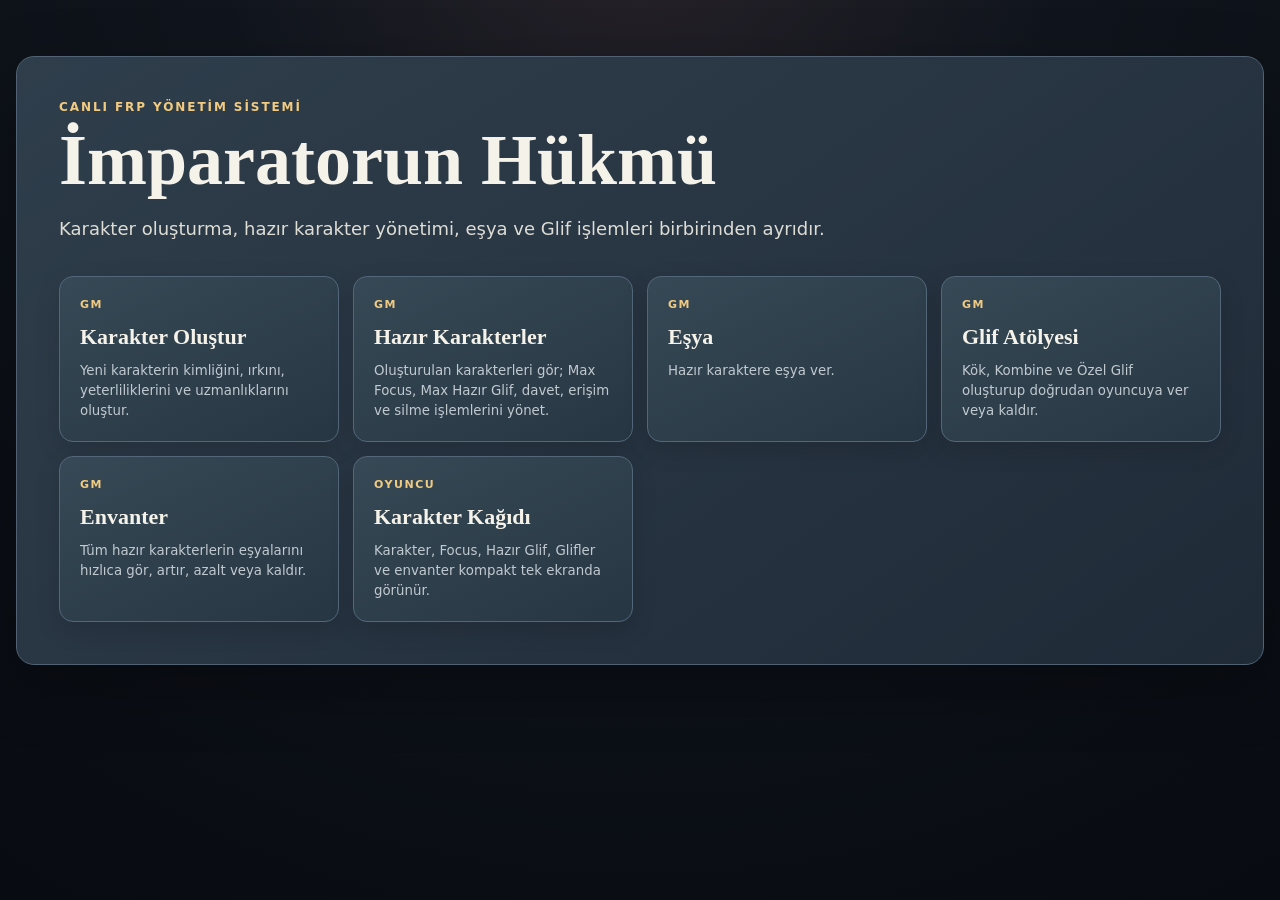
<file: index.html>
<!doctype html>
<html lang="tr">
<head><meta charset="utf-8"><meta name="viewport" content="width=device-width,initial-scale=1"><title>İmparatorun Hükmü</title><link rel="stylesheet" href="assets/style.css?v=lighter-20261023"></head>
<body>
<main class="shell landing"><section class="hero-card"><p class="eyebrow">CANLI FRP YÖNETİM SİSTEMİ</p><h1>İmparatorun Hükmü</h1><p class="lead">Karakter oluşturma, hazır karakter yönetimi, eşya ve Glif işlemleri birbirinden ayrıdır.</p><div class="portal-grid">
<a class="portal" href="gm/karakterler.html"><span class="portal-kicker">GM</span><strong>Karakter Oluştur</strong><small>Yeni karakterin kimliğini, ırkını, yeterliliklerini ve uzmanlıklarını oluştur.</small></a>
<a class="portal" href="gm/hazir-karakterler.html"><span class="portal-kicker">GM</span><strong>Hazır Karakterler</strong><small>Oluşturulan karakterleri gör; Max Focus, Max Hazır Glif, davet, erişim ve silme işlemlerini yönet.</small></a>
<a class="portal" href="gm/esya-glif.html"><span class="portal-kicker">GM</span><strong>Eşya</strong><small>Hazır karaktere eşya ver.</small></a>
<a class="portal" href="gm/glif-atolyesi.html"><span class="portal-kicker">GM</span><strong>Glif Atölyesi</strong><small>Kök, Kombine ve Özel Glif oluşturup doğrudan oyuncuya ver veya kaldır.</small></a>
<a class="portal" href="gm/envanter.html"><span class="portal-kicker">GM</span><strong>Envanter</strong><small>Tüm hazır karakterlerin eşyalarını hızlıca gör, artır, azalt veya kaldır.</small></a>
<a class="portal" href="oyuncu/index.html"><span class="portal-kicker">OYUNCU</span><strong>Karakter Kağıdı</strong><small>Karakter, Focus, Hazır Glif, Glifler ve envanter kompakt tek ekranda görünür.</small></a>
</div></section></main>
</body></html>
</file>
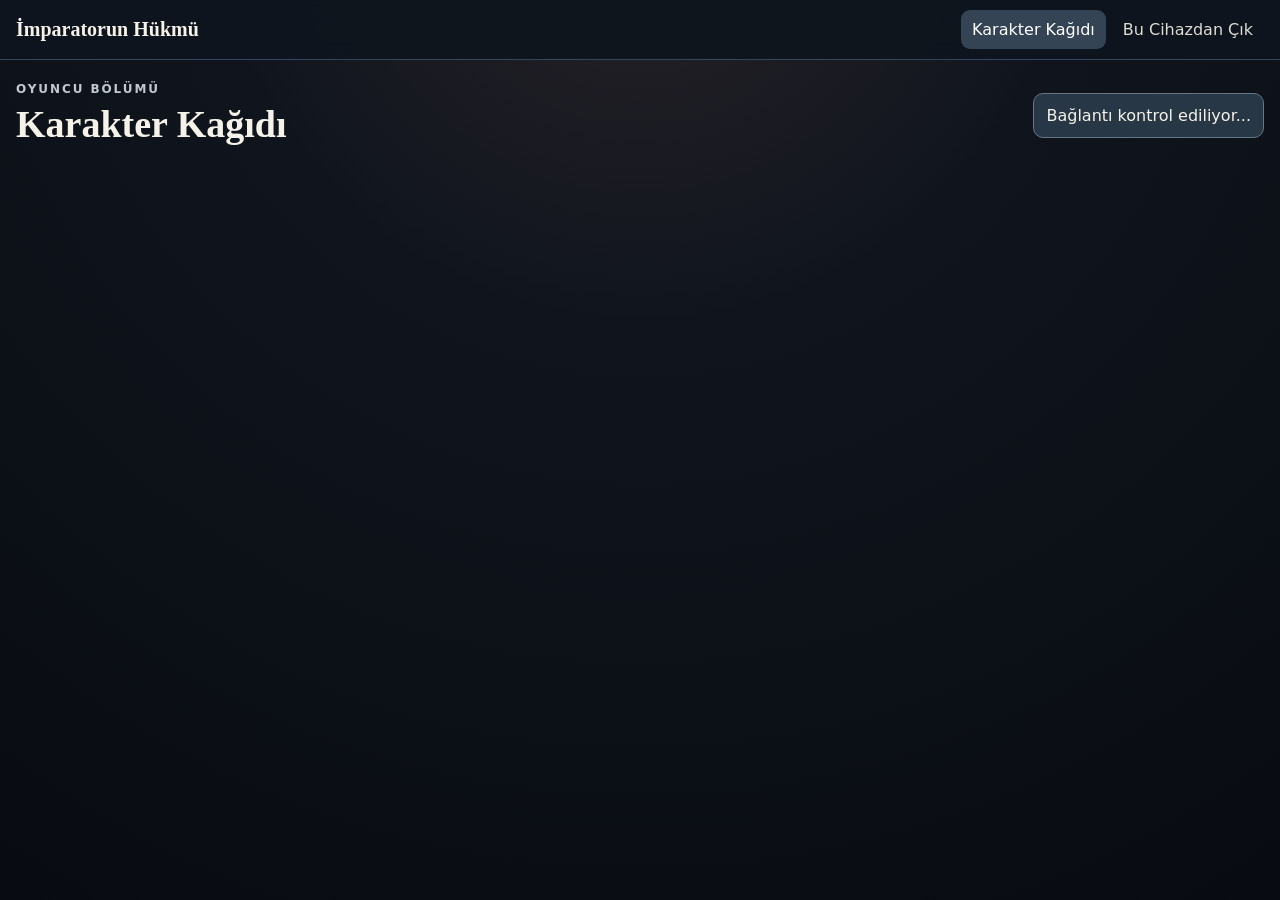
<file: oyuncu/index.html>
<!doctype html>
<html lang="tr">
<head><meta charset="utf-8"><meta name="viewport" content="width=device-width,initial-scale=1"><title>Karakter Kağıdı · İmparatorun Hükmü</title><link rel="stylesheet" href="../assets/style.css?v=lighter-20261023"></head>
<body class="player-body">
<header class="topbar"><div class="shell"><a class="brand" href="../index.html">İmparatorun Hükmü</a><nav class="nav"><a class="active" href="index.html">Karakter Kağıdı</a><button id="logout">Bu Cihazdan Çık</button></nav></div></header>
<main class="shell page compact-page player-page">
<section class="page-head compact-head player-head"><div><p class="eyebrow">OYUNCU BÖLÜMÜ</p><h1>Karakter Kağıdı</h1></div><div id="statusMessage" class="status">Bağlantı kontrol ediliyor...</div></section>
<section id="accessPanel" class="panel compact-panel" hidden><h2>Oyuncu Bağlantısı Gerekli</h2><p>GM tarafından verilen oyuncu bağlantısını aç.</p></section>
<div id="playerApp" hidden>
  <div class="player-top-grid">
    <section class="panel compact-panel identity-card">
      <div class="identity-grid"><div><span class="pill">Karakter</span><h2 id="characterName">—</h2></div><div><span class="pill">Irk</span><strong id="characterRace">—</strong></div><div><span class="pill">Oyuncu</span><strong id="playerName">—</strong></div><div><span class="pill">Konsept</span><strong id="characterConcept">—</strong></div></div>
      <div class="section-divider"></div>
      <div class="mini-info-grid"><div><span class="eyebrow">UZMANLIKLAR</span><p id="skills">—</p></div><div><span class="eyebrow">IRKSAL ÖZELLİK</span><p id="raceChoice">—</p></div></div>
    </section>
    <section class="panel compact-panel stats-card"><p class="eyebrow">YETERLİLİKLER</p><div class="stat-grid compact-player-stats"><div class="stat"><strong>BEDEN</strong><span id="statBody">0</span></div><div class="stat"><strong>ÇEVİKLİK</strong><span id="statAgility">0</span></div><div class="stat"><strong>ZİHİN</strong><span id="statMind">0</span></div><div class="stat"><strong>İRADE</strong><span id="statWill">0</span></div><div class="stat"><strong>ETKİ</strong><span id="statImpact">0</span></div></div></section>
  </div>

  <div class="player-dashboard">
    <section class="panel compact-panel"><p class="eyebrow">CANLI</p><h2>Kaynaklar</h2><div class="resource-row compact-row"><strong>Focus</strong><div class="counter"><button id="focusMinus">−</button><b id="focusValue">0 / 0</b><button id="focusPlus">+</button></div></div><div class="resource-row compact-row"><strong>Hazır Glif</strong><div class="counter"><button id="glyphMinus">−</button><b id="glyphCapacityValue">0 / 0</b><button id="glyphPlus">+</button></div></div><div class="resource-row compact-row"><strong>Yara</strong><div class="counter"><button id="woundMinus">−</button><b id="woundState">Sağlam</b><button id="woundPlus">+</button></div></div></section>

    <section class="panel compact-panel"><div class="section-heading"><div><p class="eyebrow">BİLİNEN</p><h2>Glifler</h2></div></div><div id="knownGlyphs" class="scroll-list player-scroll"><div class="placeholder">Henüz Glif yok.</div></div></section>

    <section class="panel compact-panel"><div class="section-heading"><div><p class="eyebrow">TAŞINAN</p><h2>Envanter</h2></div></div><div id="inventory" class="scroll-list player-scroll"><div class="placeholder">Envanter boş.</div></div></section>
  </div>

  <section class="panel compact-panel player-note"><p class="eyebrow">KARAKTER NOTU</p><div id="playerNotes" class="note-box">—</div></section>
</div>
</main>
<script type="module" src="https://zhawcmqsbkmgjdhevtbl.supabase.co/functions/v1/client-bootstrap"></script>
<script type="module" src="../js/player-sheet.js"></script>
</body></html>
</file>
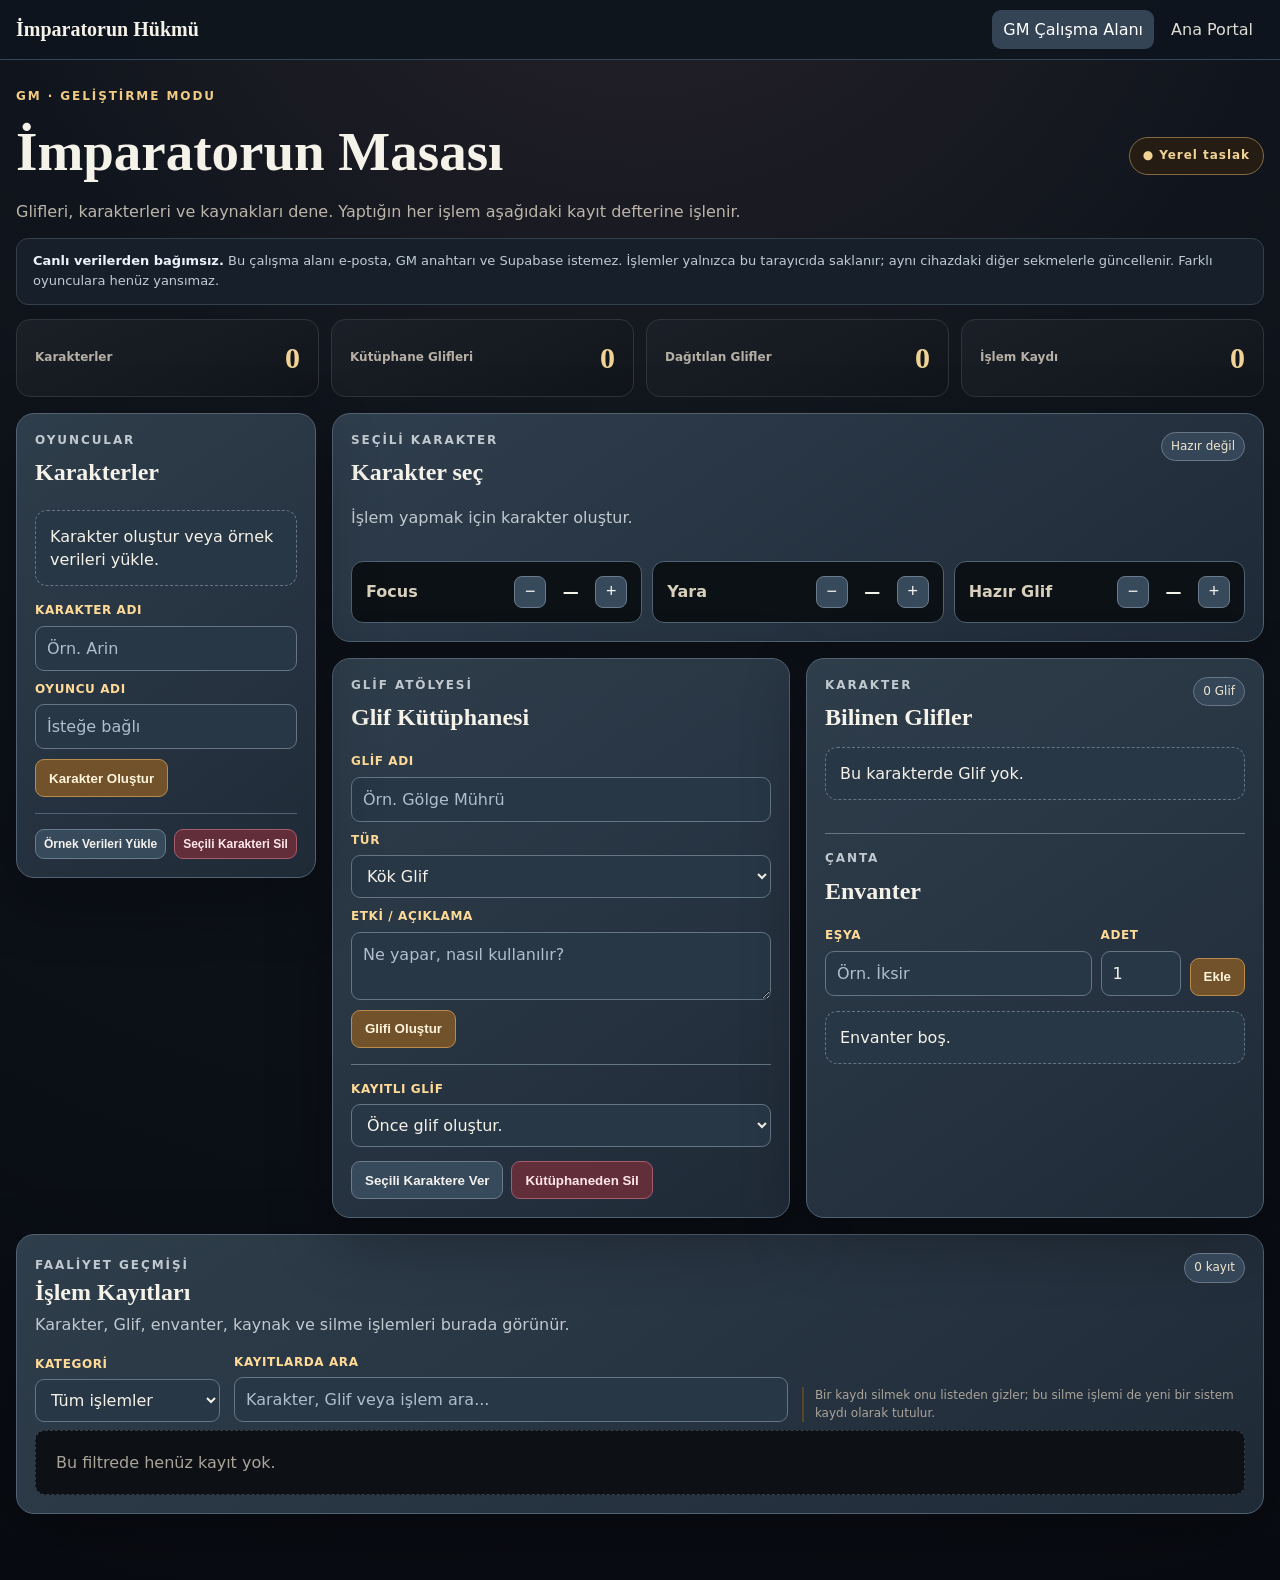
<file: gm/taslak.html>
<!doctype html>
<html lang="tr">
<head>
  <meta charset="utf-8">
  <meta name="viewport" content="width=device-width,initial-scale=1">
  <meta name="theme-color" content="#0a0c10">
  <title>GM Çalışma Alanı · İmparatorun Hükmü</title>
  <link rel="stylesheet" href="../assets/style.css?v=lighter-20261023">
  <link rel="stylesheet" href="../assets/gm-preview.css">
</head>
<body>
<header class="topbar"><div class="shell"><a class="brand" href="../index.html">İmparatorun Hükmü</a><nav class="nav"><a class="active" href="taslak.html">GM Çalışma Alanı</a><a href="../index.html">Ana Portal</a></nav></div></header>
<main class="shell page preview-page">
  <section class="preview-intro">
    <div><p class="eyebrow">GM · GELİŞTİRME MODU</p><h1>İmparatorun Masası</h1><p>Glifleri, karakterleri ve kaynakları dene. Yaptığın her işlem aşağıdaki kayıt defterine işlenir.</p></div>
    <span class="preview-mode">● Yerel taslak</span>
  </section>
  <div class="preview-notice"><strong>Canlı verilerden bağımsız.</strong> Bu çalışma alanı e-posta, GM anahtarı ve Supabase istemez. İşlemler yalnızca bu tarayıcıda saklanır; aynı cihazdaki diğer sekmelerle güncellenir. Farklı oyunculara henüz yansımaz.</div>

  <div class="preview-stats" aria-label="Taslak özeti">
    <div><span>Karakterler</span><strong id="statCharacters">0</strong></div>
    <div><span>Kütüphane Glifleri</span><strong id="statGlyphs">0</strong></div>
    <div><span>Dağıtılan Glifler</span><strong id="statAssigned">0</strong></div>
    <div><span>İşlem Kaydı</span><strong id="statLogs">0</strong></div>
  </div>

  <div class="preview-layout">
    <aside class="preview-sidebar">
      <section class="panel compact-panel">
        <div class="section-heading"><div><p class="eyebrow">OYUNCULAR</p><h2>Karakterler</h2></div></div>
        <div id="characterList" class="character-list preview-character-list"><div class="placeholder">Henüz karakter yok.</div></div>
        <form id="characterForm" class="preview-form">
          <div class="field"><label for="characterName">KARAKTER ADI</label><input id="characterName" maxlength="70" placeholder="Örn. Arin" required></div>
          <div class="field"><label for="playerName">OYUNCU ADI</label><input id="playerName" maxlength="70" placeholder="İsteğe bağlı"></div>
          <button class="btn" type="submit">Karakter Oluştur</button>
        </form>
        <div class="preview-sidebar-footer"><button class="btn secondary mini" id="loadExamples" type="button">Örnek Verileri Yükle</button><button class="btn danger mini" id="deleteCharacter" type="button">Seçili Karakteri Sil</button></div>
      </section>
    </aside>

    <div class="preview-content">
      <section class="panel compact-panel">
        <div class="section-heading"><div><p class="eyebrow">SEÇİLİ KARAKTER</p><h2 id="selectedName">Karakter seç</h2><p id="selectedMeta">İşlem yapmak için bir karakter oluştur.</p></div><span class="pill" id="characterBadge">Hazır değil</span></div>
        <div class="preview-resources">
          <div class="preview-counter"><span>Focus</span><div class="counter"><button type="button" data-resource="focus" data-delta="-1" aria-label="Focus azalt">−</button><b id="focusValue">—</b><button type="button" data-resource="focus" data-delta="1" aria-label="Focus artır">+</button></div></div>
          <div class="preview-counter"><span>Yara</span><div class="counter"><button type="button" data-resource="wounds" data-delta="-1" aria-label="Yara azalt">−</button><b id="woundsValue">—</b><button type="button" data-resource="wounds" data-delta="1" aria-label="Yara artır">+</button></div></div>
          <div class="preview-counter"><span>Hazır Glif</span><div class="counter"><button type="button" data-resource="prepared" data-delta="-1" aria-label="Hazır Glif azalt">−</button><b id="preparedValue">—</b><button type="button" data-resource="prepared" data-delta="1" aria-label="Hazır Glif artır">+</button></div></div>
        </div>
      </section>

      <div class="preview-workbench">
        <section class="panel compact-panel">
          <div class="section-heading"><div><p class="eyebrow">GLİF ATÖLYESİ</p><h2>Glif Kütüphanesi</h2></div></div>
          <form id="glyphForm" class="preview-form">
            <div class="field"><label for="glyphName">GLİF ADI</label><input id="glyphName" maxlength="90" required placeholder="Örn. Gölge Mührü"></div>
            <div class="field"><label for="glyphKind">TÜR</label><select id="glyphKind"><option value="Kök">Kök Glif</option><option value="Kombine">Kombine Glif</option><option value="Özel">Özel Glif</option></select></div>
            <div class="field"><label for="glyphEffect">ETKİ / AÇIKLAMA</label><textarea id="glyphEffect" class="short-textarea" maxlength="500" placeholder="Ne yapar, nasıl kullanılır?"></textarea></div>
            <button class="btn" type="submit">Glifi Oluştur</button>
          </form>
          <div class="section-divider"></div>
          <div class="field"><label for="librarySelect">KAYITLI GLİF</label><select id="librarySelect"><option value="">Önce glif oluştur.</option></select></div>
          <div class="actions"><button class="btn secondary" id="assignGlyph" type="button">Seçili Karaktere Ver</button><button class="btn danger" id="removeLibraryGlyph" type="button">Kütüphaneden Sil</button></div>
        </section>

        <section class="panel compact-panel">
          <div class="section-heading"><div><p class="eyebrow">KARAKTER</p><h2>Bilinen Glifler</h2></div><span class="pill" id="assignedCount">0</span></div>
          <div id="assignedGlyphs" class="preview-list"><div class="placeholder">Karakter seç.</div></div>
          <div class="section-divider"></div>
          <div class="section-heading"><div><p class="eyebrow">ÇANTA</p><h2>Envanter</h2></div></div>
          <form id="itemForm" class="preview-item-form">
            <div class="field"><label for="itemName">EŞYA</label><input id="itemName" maxlength="90" required placeholder="Örn. İksir"></div>
            <div class="field"><label for="itemQty">ADET</label><input id="itemQty" type="number" min="1" max="999" value="1" required></div>
            <button class="btn" type="submit">Ekle</button>
          </form>
          <div id="itemList" class="preview-list"><div class="placeholder">Henüz eşya yok.</div></div>
        </section>
      </div>
    </div>
  </div>

  <section class="panel compact-panel preview-logs" id="islem-kayitlari">
    <div class="section-heading"><div><p class="eyebrow">FAALİYET GEÇMİŞİ</p><h2>İşlem Kayıtları</h2><p>Karakter, Glif, envanter, kaynak ve silme işlemleri burada görünür.</p></div><span class="pill" id="logCount">0 kayıt</span></div>
    <div class="preview-log-tools">
      <div class="field"><label for="logCategory">KATEGORİ</label><select id="logCategory"><option value="all">Tüm işlemler</option><option value="glif">Glifler</option><option value="character">Karakterler</option><option value="inventory">Envanter</option><option value="resource">Kaynaklar</option><option value="system">Sistem / Silme</option></select></div>
      <div class="field"><label for="logSearch">KAYITLARDA ARA</label><input id="logSearch" type="search" placeholder="Karakter, Glif veya işlem ara..."></div>
      <div class="preview-log-info">Bir kaydı silmek onu listeden gizler; bu silme işlemi de yeni bir sistem kaydı olarak tutulur.</div>
    </div>
    <div id="logList" class="preview-log-list" aria-live="polite"><div class="placeholder">Henüz işlem kaydı yok.</div></div>
  </section>
  <div id="previewStatus" role="status" class="preview-toast" hidden></div>
</main>
<script type="module" src="../js/gm-preview.js"></script>
</body>
</html>
</file>
<file: assets/style.css>
:root{--bg:#090b0f;--panel:#11151b;--panel2:#171c24;--text:#ece6da;--muted:#9c968d;--gold:#c7a35d;--line:#2b313b;--red:#8f3f47}*{box-sizing:border-box}body{margin:0;background:radial-gradient(circle at top,#1c1714 0,#0a0c10 38%,#07080a 100%);color:var(--text);font-family:Inter,system-ui,Segoe UI,Arial,sans-serif;min-height:100vh;font-size:16px;line-height:1.45}a{color:inherit}.shell{width:min(1280px,calc(100% - 32px));margin:0 auto}.landing{padding:56px 0}.hero-card,.panel{background:rgba(17,21,27,.94);border:1px solid var(--line);border-radius:18px;box-shadow:0 24px 70px rgba(0,0,0,.32)}.hero-card{padding:42px}.eyebrow{color:var(--gold);letter-spacing:.16em;font-size:12px;font-weight:800;margin:0 0 6px}.hero-card h1,.page-head h1{font-family:Georgia,serif;font-size:clamp(40px,6vw,72px);line-height:1;margin:8px 0 14px}.lead{color:#c5beb2;max-width:820px;font-size:18px;line-height:1.65}.portal-grid{display:grid;grid-template-columns:repeat(4,1fr);gap:14px;margin-top:32px}.portal{display:block;text-decoration:none;padding:20px;border:1px solid var(--line);border-radius:14px;background:linear-gradient(180deg,#171c24,#10141a);transition:.18s}.portal:hover{transform:translateY(-2px);border-color:#665335}.portal-kicker{display:block;color:var(--gold);font-size:11px;font-weight:800;letter-spacing:.14em;margin-bottom:8px}.portal strong{display:block;font-family:Georgia,serif;font-size:22px}.portal small{display:block;color:var(--muted);line-height:1.5;margin-top:8px}.topbar{position:sticky;top:0;z-index:5;border-bottom:1px solid var(--line);background:rgba(8,10,13,.94);backdrop-filter:blur(12px)}.topbar .shell{display:flex;align-items:center;justify-content:space-between;gap:18px;padding:10px 0}.brand{font-family:Georgia,serif;font-size:20px;font-weight:700;text-decoration:none}.nav{display:flex;gap:6px;flex-wrap:wrap}.nav a,.nav button{padding:8px 11px;border-radius:9px;text-decoration:none;color:#c5beb2;background:transparent;border:0;cursor:pointer;font:inherit}.nav a.active,.nav a:hover,.nav button:hover{background:#171c24;color:#fff}.page{padding:28px 0 52px}.page-head{margin-bottom:20px}.page-head h1{font-size:44px}.page-head p{color:var(--muted);max-width:820px;line-height:1.55}.panel{padding:22px;margin-bottom:16px}.panel h2{font-family:Georgia,serif;margin:0 0 8px;font-size:26px}.panel p{color:var(--muted)}.form-grid{display:grid;grid-template-columns:repeat(2,minmax(0,1fr));gap:12px}.field{display:flex;flex-direction:column;gap:6px}.field label{font-size:12px;color:var(--gold);font-weight:800;letter-spacing:.05em}.field input,.field select,.field textarea{width:100%;border:1px solid var(--line);background:#0d1116;color:var(--text);border-radius:9px;padding:10px 11px;font:inherit;outline:none}.field input:focus,.field select:focus,.field textarea:focus{border-color:#6f5b37}.field textarea{min-height:96px;resize:vertical}.actions{display:flex;gap:8px;flex-wrap:wrap;margin-top:14px}.btn{border:1px solid #5d4c30;background:#201a12;color:#f1dfb8;padding:9px 13px;border-radius:9px;cursor:pointer;font-weight:700;min-height:38px}.btn.secondary{border-color:var(--line);background:#141921;color:#d8d2c8}.btn.danger{border-color:#64343a;background:#241318;color:#f0c8cc}.btn.mini{padding:5px 8px;font-size:12px;min-height:30px}.placeholder{border:1px dashed #3a414c;border-radius:12px;padding:14px;color:var(--muted);background:#0d1116}.stat-grid{display:grid;grid-template-columns:repeat(5,1fr);gap:8px}.stat{padding:12px;border:1px solid var(--line);border-radius:11px;background:#0f1318;text-align:center}.stat strong{display:block;color:var(--gold);font-size:12px}.stat span{font-size:25px;font-family:Georgia,serif}.resource-row{display:grid;grid-template-columns:1fr auto auto;gap:9px;align-items:center;padding:10px 0;border-bottom:1px solid #262c34}.resource-row:last-child{border-bottom:0}.resource-row small{display:block;color:var(--muted);margin-top:3px;line-height:1.4}.pill{display:inline-flex;align-items:center;gap:6px;border:1px solid var(--line);border-radius:999px;padding:5px 9px;color:#c8c1b6;background:#10141a;font-size:12px}.status{border:1px solid var(--line);background:#0d1116;border-radius:10px;padding:10px 12px;color:#c8c1b6;margin:10px 0}.status[data-type="error"]{border-color:#64343a;color:#f0c8cc}.split{display:grid;grid-template-columns:300px 1fr;gap:16px;align-items:start}.character-list{display:flex;flex-direction:column;gap:7px}.character-row{width:100%;text-align:left;border:1px solid var(--line);background:#0d1116;color:var(--text);border-radius:10px;padding:10px;cursor:pointer}.character-row b,.character-row span{display:block}.character-row span{color:var(--muted);font-size:12px;margin-top:3px}.character-row.active{border-color:#745f39;background:#191710}.counter{display:inline-flex;align-items:center;gap:7px}.counter button{width:32px;height:32px;border-radius:8px;border:1px solid var(--line);background:#141921;color:var(--text);cursor:pointer;font-size:18px}.inline-stats{display:grid;grid-template-columns:repeat(5,1fr);gap:8px}.inline-stats .field input{text-align:center;font-size:20px;font-family:Georgia,serif}.muted{color:var(--muted)}[hidden]{display:none!important}

/* Kompakt masaüstü düzeni */
.compact-page{padding-top:20px}.compact-head{display:flex;align-items:end;justify-content:space-between;gap:20px;margin-bottom:14px}.compact-head>div:first-child{min-width:0}.compact-head h1{font-size:38px;margin:5px 0 8px}.compact-head>p{margin:0}.compact-head .status{min-width:220px;margin:0}.compact-panel{padding:18px;margin-bottom:14px}.compact-panel h2{font-size:24px}.compact-status{padding:8px 10px;margin:8px 0}.short-textarea{min-height:68px!important}.wide{grid-column:1/-1}.resource-duo,.workbench-grid{display:grid;grid-template-columns:repeat(2,minmax(0,1fr));gap:14px;align-items:start}.resource-duo>.panel,.workbench-grid>.panel{margin-bottom:0}.span-2{grid-column:1/-1}.section-divider{height:1px;background:var(--line);margin:16px 0}.section-heading{display:flex;align-items:flex-start;justify-content:space-between;gap:12px}.section-heading h2{margin-bottom:4px}.compact-actions{margin-top:10px}.scroll-list{overflow:auto;scrollbar-width:thin;padding-right:3px}.scroll-list::-webkit-scrollbar{width:8px;height:8px}.scroll-list::-webkit-scrollbar-thumb{background:#303640;border-radius:20px}.tall-list{max-height:520px}.inventory-scroll{max-height:430px}.horizontal-on-wide{max-height:190px;display:grid;grid-template-columns:repeat(3,minmax(0,1fr));gap:8px}.compact-stats{gap:6px}.compact-stats .field input{padding:8px}.glyph-mode-tabs{display:flex;gap:7px;margin:10px 0 14px}.glyph-mode{flex:1;border:1px solid var(--line);background:#0d1116;color:#c9c2b8;border-radius:9px;padding:9px 10px;cursor:pointer;font:inherit;font-weight:700}.glyph-mode.active{border-color:#745f39;background:#201a12;color:#f1dfb8}.glyph-fields{display:grid;gap:10px;margin-bottom:10px}.compact-row{padding:8px 0}.inventory-workbench{display:grid;grid-template-columns:300px minmax(0,1fr);gap:14px;align-items:start}.inventory-workbench>.panel{margin-bottom:0}.inline-add{display:grid;grid-template-columns:minmax(0,1fr) 100px auto;gap:10px;align-items:end}.align-end{align-self:end}.workshop-link{display:flex;justify-content:space-between;align-items:center;gap:12px;margin-top:12px;padding-top:12px;border-top:1px solid var(--line);color:var(--muted)}

/* Oyuncu tek ekran düzeni */
.player-page{max-width:1280px}.player-head{align-items:center}.player-head .status{margin:0}.player-top-grid{display:grid;grid-template-columns:1.25fr .75fr;gap:14px}.player-top-grid>.panel{margin-bottom:14px}.identity-grid{display:grid;grid-template-columns:1.25fr .75fr .75fr 1.25fr;gap:12px;align-items:center}.identity-grid h2{font-size:28px;margin:6px 0 0}.identity-grid strong{display:block;margin-top:7px;font-size:16px;line-height:1.35}.mini-info-grid{display:grid;grid-template-columns:1fr 1fr;gap:14px}.mini-info-grid p{margin:5px 0 0;color:var(--text)}.compact-player-stats{grid-template-columns:repeat(5,1fr);height:100%;align-items:stretch}.compact-player-stats .stat{display:flex;flex-direction:column;justify-content:center;min-height:84px}.player-dashboard{display:grid;grid-template-columns:.85fr 1fr 1.15fr;gap:14px}.player-dashboard>.panel{margin-bottom:14px;min-width:0}.player-scroll{max-height:250px}.player-note{display:grid;grid-template-columns:150px 1fr;align-items:center;gap:18px}.player-note .eyebrow{margin:0}.note-box{border:1px dashed #3a414c;border-radius:10px;padding:10px 12px;color:#d5cec3;background:#0d1116;min-height:42px}

@media(max-width:1050px){.portal-grid{grid-template-columns:1fr 1fr}.resource-duo,.workbench-grid,.player-top-grid{grid-template-columns:1fr}.span-2{grid-column:auto}.inventory-workbench{grid-template-columns:260px 1fr}.player-dashboard{grid-template-columns:1fr 1fr}.player-dashboard>.panel:first-child{grid-column:1/-1}.identity-grid{grid-template-columns:1fr 1fr}.horizontal-on-wide{grid-template-columns:1fr 1fr}.compact-head{align-items:flex-start;flex-direction:column}.compact-head .status{width:100%}}
@media(max-width:900px){.form-grid,.stat-grid,.inline-stats{grid-template-columns:1fr 1fr}.hero-card{padding:30px}.topbar .shell{align-items:flex-start;flex-direction:column}.split,.inventory-workbench{grid-template-columns:1fr}.tall-list{max-height:260px}.player-dashboard{grid-template-columns:1fr}.player-dashboard>.panel:first-child{grid-column:auto}.compact-player-stats{grid-template-columns:repeat(5,1fr)}}
@media(max-width:650px){body{font-size:15px}.portal-grid{grid-template-columns:1fr}.form-grid,.stat-grid,.inline-stats,.identity-grid,.mini-info-grid{grid-template-columns:1fr}.shell{width:min(100% - 20px,1280px)}.page-head h1,.compact-head h1{font-size:34px}.resource-row{grid-template-columns:1fr}.counter{justify-content:flex-start}.horizontal-on-wide{grid-template-columns:1fr}.inline-add{grid-template-columns:1fr 90px}.inline-add .btn{grid-column:1/-1}.compact-player-stats{grid-template-columns:repeat(5,minmax(54px,1fr));overflow-x:auto}.compact-player-stats .stat{padding:9px;min-height:76px}.compact-player-stats .stat span{font-size:22px}.player-note{grid-template-columns:1fr}.glyph-mode-tabs{flex-wrap:wrap}.glyph-mode{min-width:100px}.workshop-link{align-items:flex-start;flex-direction:column}}

/* Açık ön paneller, koyu FRP sahnesi — 2026 tema güncellemesi. */
:root{--panel:#263440;--panel2:#354553;--text:#f5f2e9;--muted:#c1c9d0;--gold:#f1cb82;--line:#506273}
body{background:radial-gradient(circle at 50% -12%,#29232a 0%,#10151d 36%,#080b11 100%)}
.hero-card,.panel{background:linear-gradient(145deg,rgba(48,63,77,.98),rgba(32,43,56,.98));border-color:var(--line);box-shadow:0 20px 65px rgba(0,0,0,.3)}
.portal{background:linear-gradient(155deg,#374956,#273643);border-color:#53677a;box-shadow:0 8px 24px rgba(0,0,0,.13)}
.portal:hover{background:linear-gradient(155deg,#445a69,#304251);border-color:var(--gold);box-shadow:0 13px 30px rgba(0,0,0,.23)}
.lead,.topbar .nav a,.topbar .nav button{color:#deddd5}
.topbar{background:rgba(15,21,30,.96);border-color:#344657}
.nav a.active,.nav a:hover,.nav button:hover{background:#344455;color:#fff}
.field input,.field select,.field textarea,.status,.placeholder,.stat,.character-row,.glyph-mode,.note-box{background:#273745;color:var(--text);border-color:#657584}
.field input::placeholder,.field textarea::placeholder{color:#b1beca;opacity:1}
.field input:focus,.field select:focus,.field textarea:focus{border-color:var(--gold);box-shadow:0 0 0 2px rgba(241,203,130,.12)}
.stat strong,.field label{color:#ffdb97}
.character-row:hover{background:#354859}.character-row.active{background:#44503e;border-color:var(--gold)}
.pill{background:#344657;color:#f0e6d0;border-color:#697787}
.btn{background:#71522a;color:#fff4dc;border-color:#b98b4d}
.btn:hover{filter:brightness(1.12)}
.btn.secondary,.counter button{background:#374a5b;color:#f4f2ee;border-color:#697b8c}
.btn.danger{background:#622e39;color:#ffe7eb;border-color:#a45c6c}
.status[data-type="error"]{background:#49313b;border-color:#af6774;color:#ffe1e7}
.glyph-mode.active{background:#625035;color:#ffe4ad;border-color:var(--gold)}
.section-divider{background:#647584}.resource-row{border-color:#596b7b}
.scroll-list::-webkit-scrollbar-thumb{background:#607385}
</file>
<file: assets/gm-preview.css>
.preview-page{max-width:1380px}.preview-intro{display:flex;align-items:center;justify-content:space-between;gap:20px;margin-bottom:14px}.preview-intro h1{font-family:Georgia,serif;font-size:clamp(34px,4.5vw,55px);margin:3px 0 9px}.preview-intro p:last-child{color:#bcb5aa;margin:0;max-width:850px}.preview-mode{white-space:nowrap;border:1px solid #856a40;color:#f0d395;background:#251d13;border-radius:99px;font-size:12px;letter-spacing:.08em;font-weight:800;padding:9px 13px}.preview-notice{padding:12px 16px;background:#17202a;border:1px solid #34404b;border-radius:12px;color:#c0ccd5;font-size:13px;line-height:1.6;margin-bottom:14px}.preview-notice strong{color:#ecf2fa}.preview-stats{display:grid;grid-template-columns:repeat(4,1fr);gap:12px;margin-bottom:16px}.preview-stats>div{padding:16px 18px;background:linear-gradient(155deg,#1b2028,#11151b);border:1px solid #30343a;border-radius:14px;display:flex;align-items:center;justify-content:space-between;gap:14px}.preview-stats span{color:#b6afa5;font-size:12px;font-weight:700}.preview-stats strong{font-family:Georgia,serif;font-size:30px;color:#f0d395}.preview-layout{display:grid;grid-template-columns:300px minmax(0,1fr);gap:16px;align-items:start}.preview-sidebar .panel{position:sticky;top:72px}.preview-content,.preview-sidebar{min-width:0}.preview-content .panel{margin-bottom:16px}.preview-form{display:grid;gap:10px;margin-top:14px}.preview-form .btn{justify-self:start}.preview-character-list{margin:16px 0;max-height:280px;overflow:auto}.preview-sidebar-footer{display:flex;gap:8px;flex-wrap:wrap;border-top:1px solid var(--line);padding-top:15px;margin-top:16px}.preview-resources{display:grid;grid-template-columns:repeat(3,minmax(0,1fr));gap:10px;margin-top:16px}.preview-counter{padding:14px;border:1px solid var(--line);border-radius:12px;background:#0c1116;display:flex;justify-content:space-between;gap:12px;align-items:center}.preview-counter>span{font-weight:700;color:#d8cfbd}.preview-counter .counter b{min-width:35px;text-align:center}.preview-workbench{display:grid;grid-template-columns:1fr 1fr;gap:16px;align-items:start}.preview-workbench .panel{height:100%;margin-bottom:0}.preview-item-form{display:grid;grid-template-columns:minmax(0,1fr) 80px auto;gap:9px;align-items:end;margin:15px 0}.preview-list{min-height:70px;max-height:350px;overflow:auto;margin-top:8px}.preview-logs{margin-top:16px}.preview-logs .section-heading p{margin:4px 0 0}.preview-log-tools{display:grid;grid-template-columns:185px minmax(220px,1fr) minmax(200px,.8fr);align-items:end;gap:14px;margin:17px 0 8px}.preview-log-info{border-left:2px solid #574729;padding-left:11px;font-size:12px;color:#aaa499;line-height:1.45}.preview-log-list{max-height:560px;overflow:auto}.preview-log-row{display:grid;grid-template-columns:12px minmax(0,1fr) auto;gap:12px;padding:13px 4px;align-items:start;border-bottom:1px solid #262c34}.preview-log-row:last-child{border-bottom:0}.preview-log-dot{width:9px;height:9px;border-radius:50%;background:#b18e55;margin-top:7px}.preview-log-dot.glif{background:#bc8ee9}.preview-log-dot.inventory{background:#7eb8a8}.preview-log-dot.resource{background:#e0a766}.preview-log-dot.system{background:#93a1b5}.preview-log-meta{display:flex;align-items:center;gap:9px;flex-wrap:wrap;margin-top:4px;color:var(--muted);font-size:12px}.preview-log-row strong{font-size:14px}.preview-log-row p{margin:3px 0 0;color:#aaa499;font-size:13px}.preview-log-row button{align-self:center}.preview-toast{position:fixed;z-index:20;bottom:20px;right:20px;background:#223027;border:1px solid #568064;color:#e9f6e6;padding:12px 18px;border-radius:12px;box-shadow:0 18px 40px #0007;max-width:min(90vw,400px)}.preview-empty{color:#aaa499;padding:20px;border:1px dashed #343c46;border-radius:10px;background:#0d1116}.preview-tag{font-size:11px;background:#211b2a;border:1px solid #433553;color:#d6bdf1;padding:3px 7px;border-radius:20px}.preview-row-actions{display:flex;align-items:center;gap:5px;flex-wrap:wrap}.preview-row-actions .btn{white-space:nowrap}.preview-list .resource-row{grid-template-columns:minmax(0,1fr) auto;gap:10px}.preview-list .resource-row small{max-width:360px;overflow-wrap:anywhere}.preview-list .counter{margin-right:5px}
@media(max-width:1100px){.preview-layout{grid-template-columns:250px minmax(0,1fr)}.preview-workbench{grid-template-columns:1fr}.preview-log-tools{grid-template-columns:180px 1fr}.preview-log-info{grid-column:1/-1}}
@media(max-width:780px){.preview-intro{align-items:flex-start;flex-direction:column}.preview-stats{grid-template-columns:repeat(2,1fr)}.preview-layout{grid-template-columns:1fr}.preview-sidebar .panel{position:static}.preview-resources{grid-template-columns:1fr}.preview-page .preview-list .resource-row{grid-template-columns:minmax(0,1fr) auto}.preview-character-list{max-height:170px}.preview-item-form{grid-template-columns:minmax(0,1fr) 80px auto}}
@media(max-width:520px){.preview-stats>div{padding:10px;align-items:start;flex-direction:column}.preview-log-tools{grid-template-columns:1fr}.preview-log-row{grid-template-columns:9px minmax(0,1fr);gap:9px}.preview-log-row button{grid-column:2;justify-self:start}.preview-item-form{grid-template-columns:1fr 90px}.preview-item-form button{grid-column:1/-1}.preview-page .preview-list .resource-row{grid-template-columns:1fr}.preview-counter{padding:11px}}
</file>
